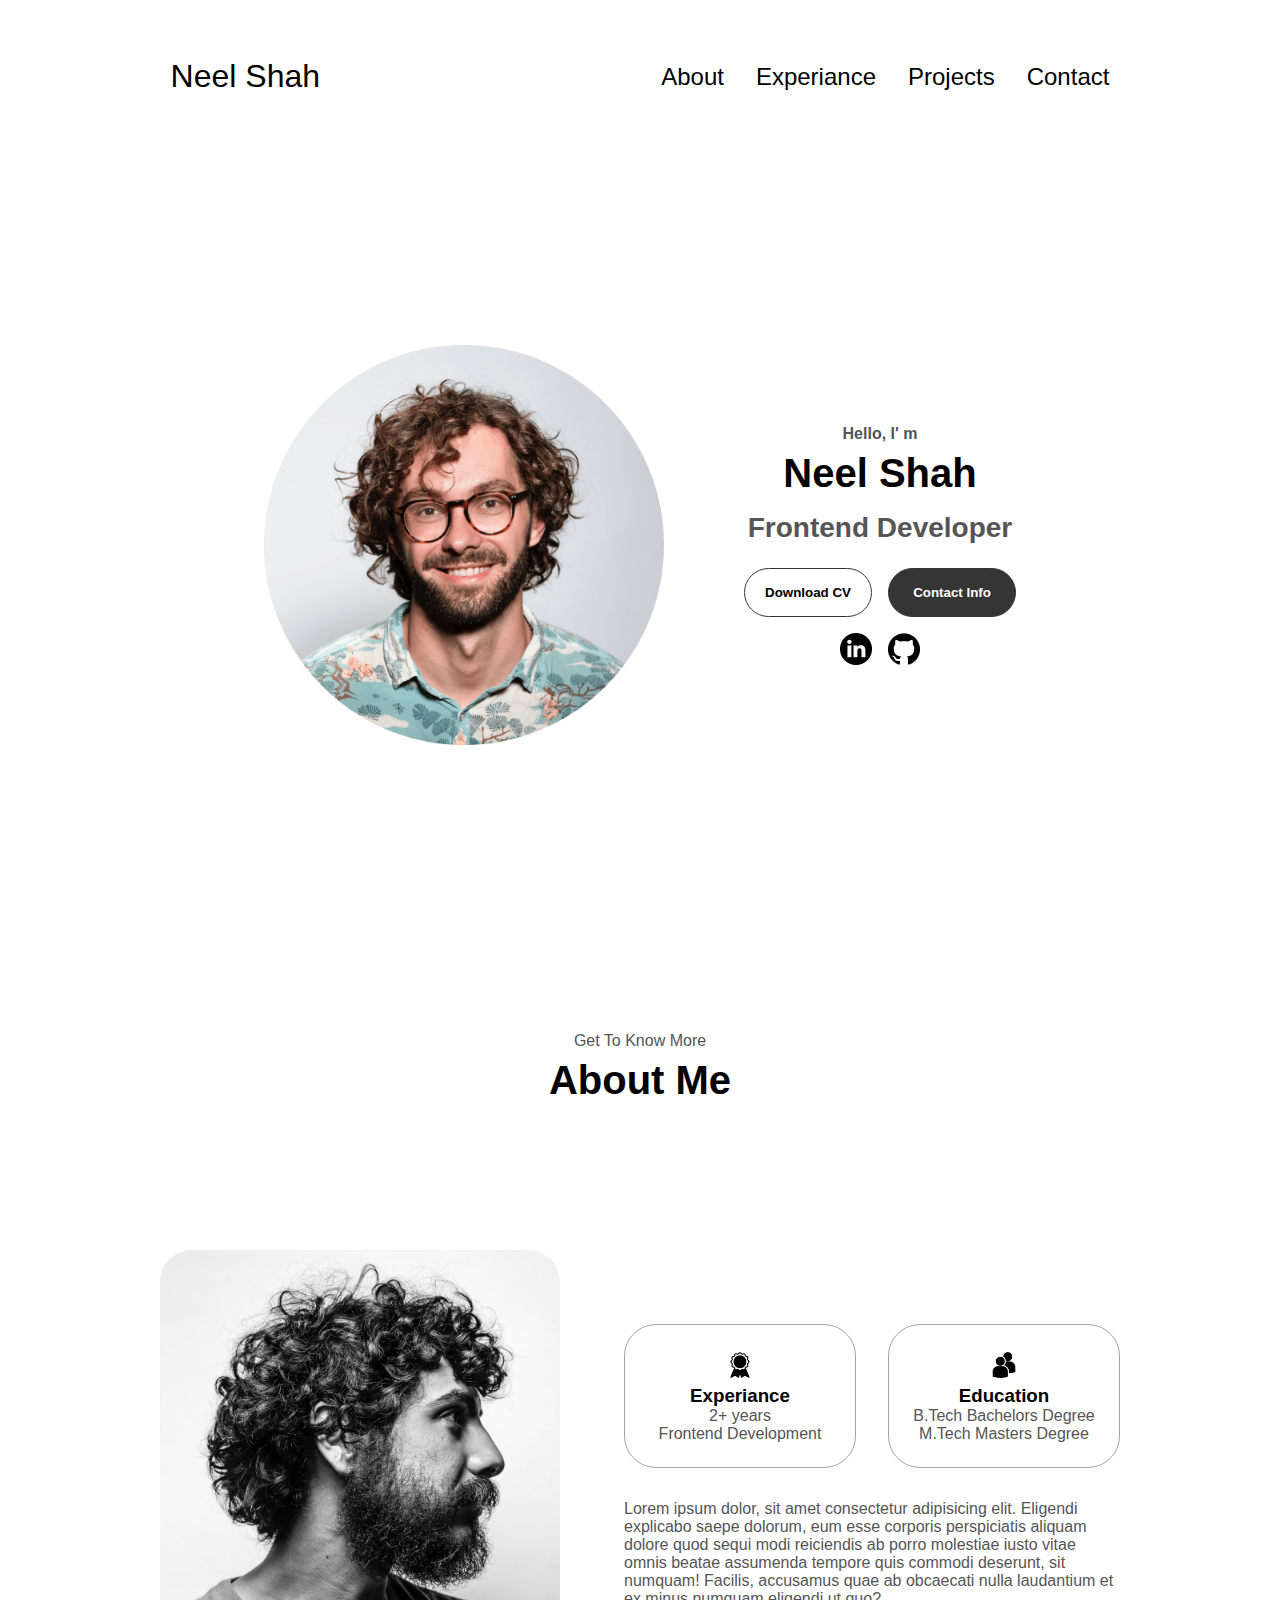
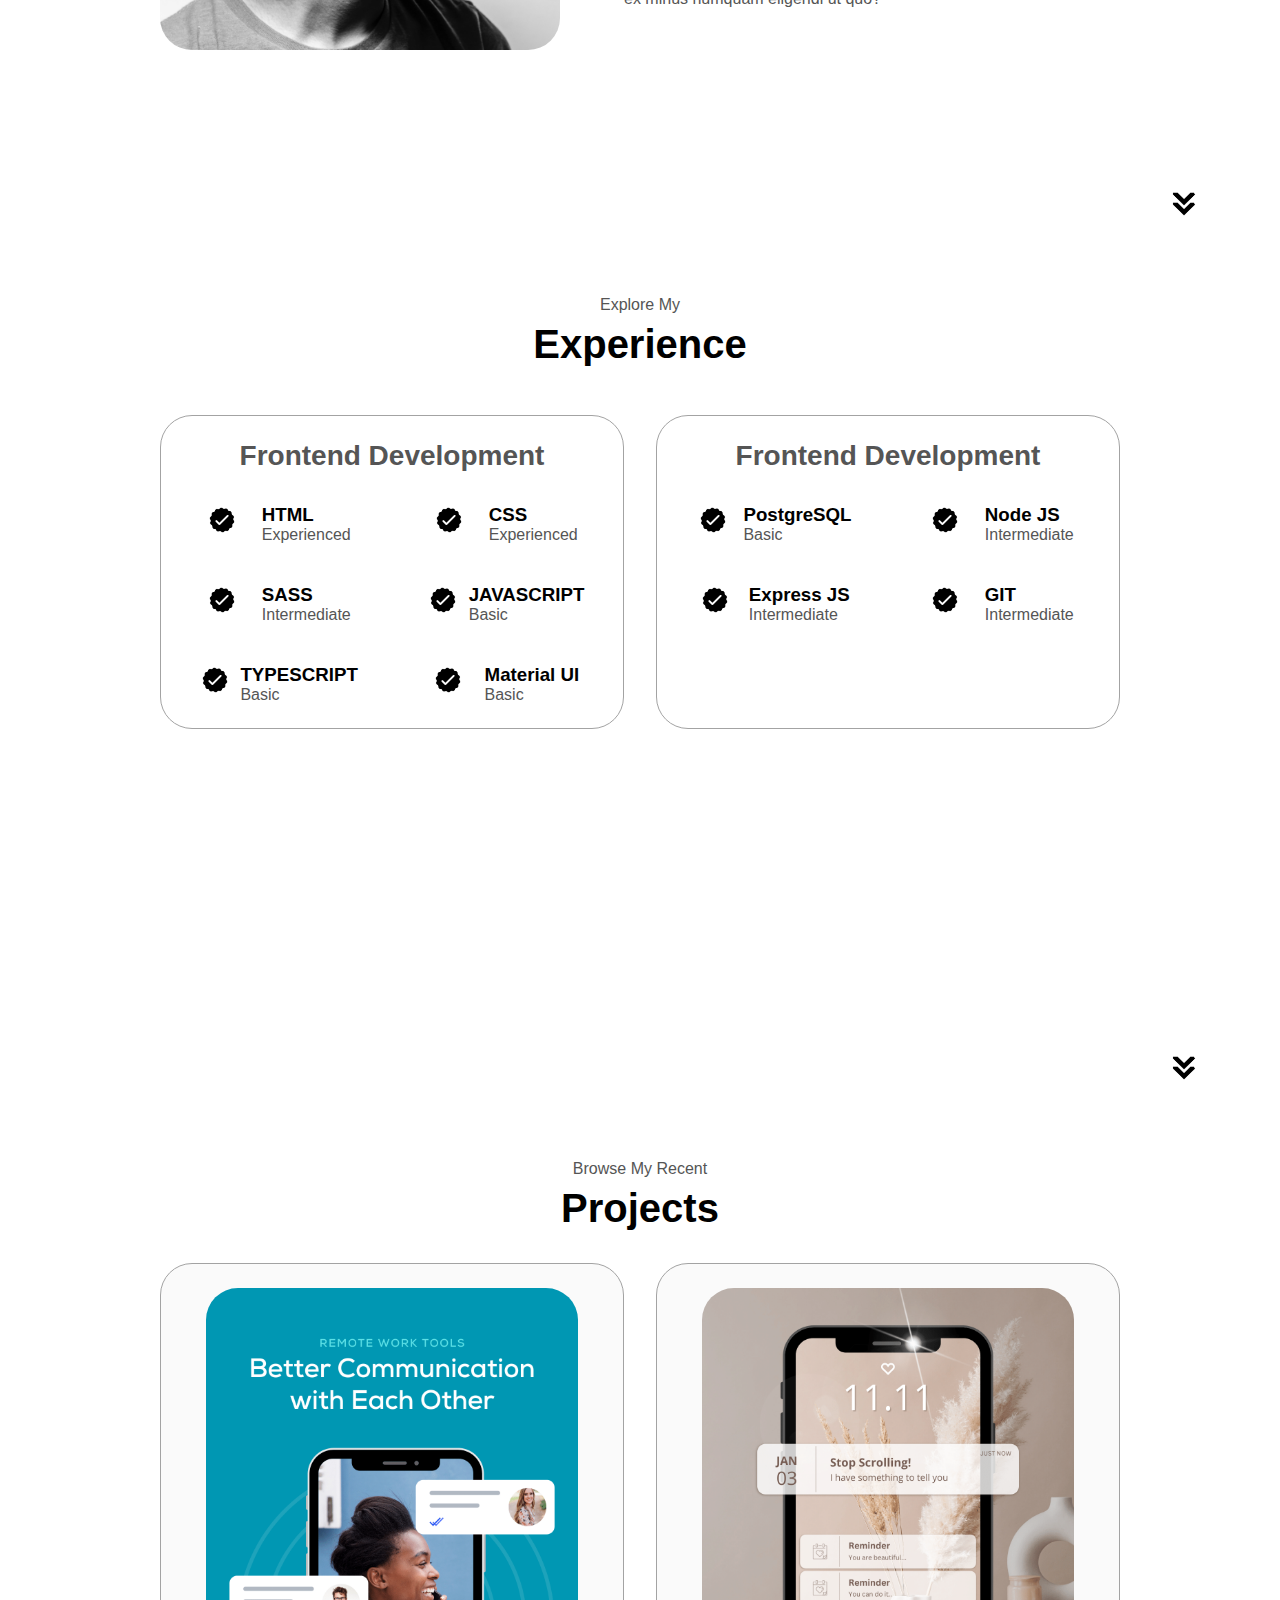
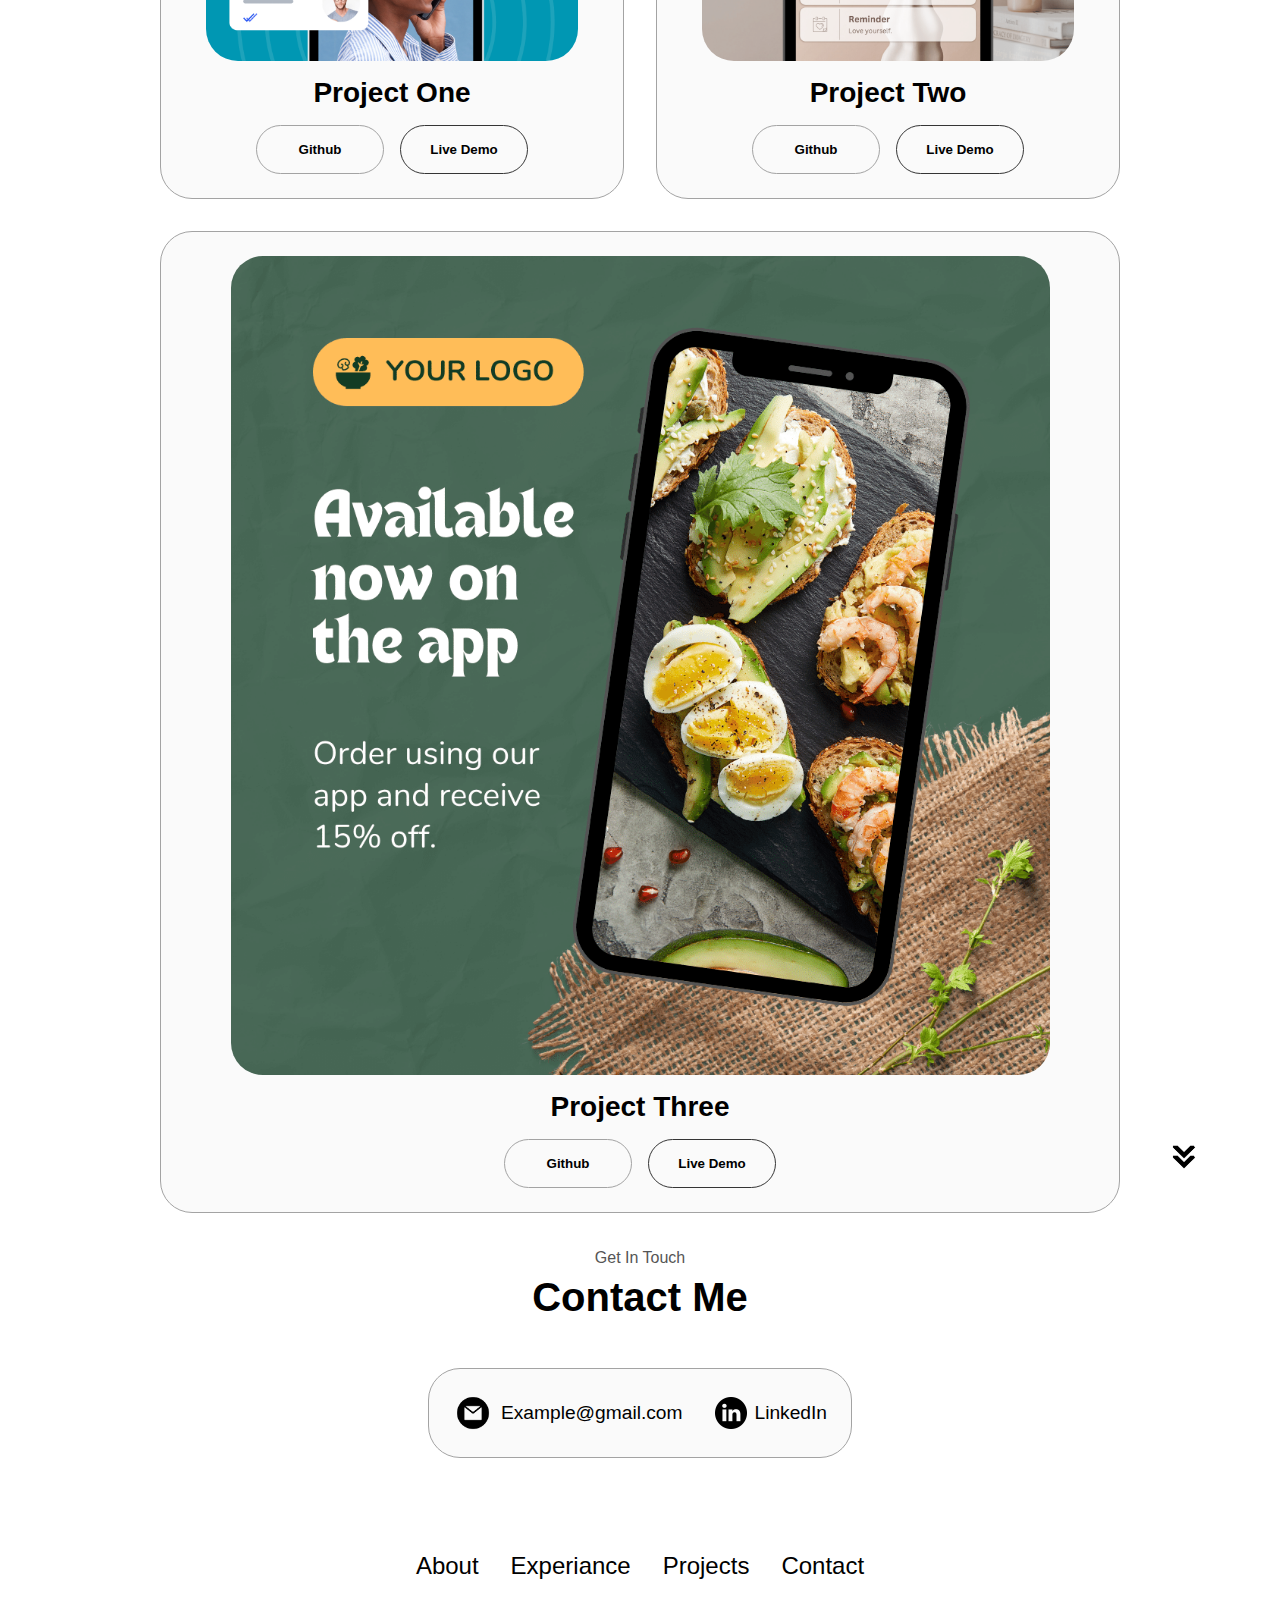
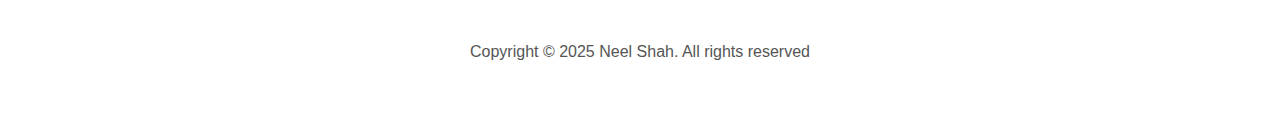
<file: PORTFOLIO_1/index.html>
<!DOCTYPE html>
<html lang="en">
    <head>
        <!-- PORTFOLIO -->
        <meta charset="UTF-8">
        <meta name="viewport" content="width=device-width, initial-scale=1.0">
        <link rel="stylesheet" href="style.css">
        <link rel="stylesheet" href="mediaqueries.css">
        <title>My Portfolio</title>
    </head>
    <body>
        <nav id="desktop-nav">
            <div class="logo">Neel Shah</div>
            <div>
                <ul class="nav-links">
                    <li><a href="#about">About</a></li>
                    <li><a href="#experience">Experiance</a></li>
                    <li><a href="#project">Projects</a></li>
                    <li><a href="#contact">Contact</a></li>
                </ul>
            </div>
        </nav>
        <nav id="hamburger-nav">
            <div class="logo">Neel Shah</div>
            <div class="hamburger-menu">
                <div class="hamburger-icon" onclick="toggleMenu()">
                    <span></span>
                    <span></span>
                    <span></span>
                </div>
                <div class="menu-links">
                    <li><a href="#about" onclick="toggleMenu()">About</a></li>
                    <li><a href="#experiance"
                            onclick="toggleMenu()">Experiance</a></li>
                    <li><a href="#project"
                            onclick="toggleMenu()">Projects</a></li>
                    <li><a href="#contact"
                            onclick="toggleMenu()">Contact</a></li>
                </div>
            </div>
        </nav>
        <section id="profile">
            <div class="section__pic-container">
                <img src="./assets/profile-pic.png" alt="Neel shah profile pic">
            </div>
            <div class="section__text">
                <p class="section__text__p1">Hello, I' m</p>
                <h1 class="title">Neel Shah</h1>
                <p class="section__text__p2">Frontend Developer</p>
                <div class="btn-container">
                    <button class="btn btn-color-2"
                        onclick="window.open('./assets/resume-example.pdf')">Download
                        CV</button>
                    <button class="btn btn-color-1"
                        onclick="location.href='./#contact'">Contact Info
                    </button>
                </div>
                <div id="socials-container">
                    <img src="./assets/linkedin.png" alt="My LinkedIn profile "
                        class="icon"
                        onclick="location.href='https://linkedin.com/'">
                    <img src="./assets/github.png" alt="My Github profile "
                        class="icon"
                        onclick="location.href='https://Github.com/'">
                </div>
            </div>
        </section>

        <section id="about">
            <p class="section__text__p1">
                Get To Know More
            </p>
            <h1 class="title">
                About Me
            </h1>
            <div class="section-container">
                <div class="section__pic-container">
                    <img src="./assets/about-pic.png" alt="Profile picture"
                        class="about-pic">
                </div>
                <div class="about-details-container">
                    <div class="about-containers">
                        <div class="details-container">
                            <img src="./assets/experience.png"
                                alt="Experience icon" class="icon">
                            <h3>Experiance</h3>
                            <p>2+ years <br />Frontend Development</p>
                        </div>
                        <div class="details-container">
                            <img src="./assets/education.png"
                                alt="Education icon" class="icon">
                            <h3>Education</h3>
                            <p>B.Tech Bachelors Degree <br />M.Tech Masters
                                Degree</p>
                        </div>
                    </div>
                    <div class="text-container">
                        <p>Lorem ipsum dolor, sit amet consectetur
                            adipisicing elit. Eligendi explicabo saepe
                            dolorum, eum esse corporis perspiciatis aliquam
                            dolore quod sequi modi reiciendis ab porro
                            molestiae iusto vitae omnis beatae assumenda
                            tempore quis commodi deserunt, sit numquam!
                            Facilis, accusamus quae ab obcaecati nulla
                            laudantium et ex minus numquam eligendi ut
                            quo?</p>
                    </div>
                </div>
            </div>
            <img src="./assets/arrow.png" alt="Arrow icon" class="icon arrow"
                onclick="location.href='./#experiance'">
        </section>

        <section id="experience">
            <p class="section__text__p1">Explore My</p>
            <h1 class="title">Experience</h1>
            <div class="experience-details-container">
                <div class="about-containers">
                    <div class="details-container">
                        <h2 class="experience-sub-title">Frontend
                            Development</h2>
                        <div class="article-container">
                            <article>
                                <img src="./assets/checkmark.png"
                                    alt="Experience icon" class="icon">
                                <div>
                                    <h3>HTML</h3>
                                    <p>Experienced</p>
                                </div>
                            </article>

                            <article>
                                <img src="./assets/checkmark.png"
                                    alt="Experience icon" class="icon">
                                <div>
                                    <h3>CSS</h3>
                                    <p>Experienced</p>
                                </div>
                            </article>

                            <article>
                                <img src="./assets/checkmark.png"
                                    alt="Experience icon" class="icon">
                                <div>
                                    <h3>SASS</h3>
                                    <p>Intermediate</p>
                                </div>
                            </article>

                            <article>
                                <img src="./assets/checkmark.png"
                                    alt="Experience icon" class="icon">
                                <div>
                                    <h3>JAVASCRIPT</h3>
                                    <p>Basic</p>
                                </div>
                            </article>

                            <article>
                                <img src="./assets/checkmark.png"
                                    alt="Experience icon" class="icon">
                                <div>
                                    <h3>TYPESCRIPT</h3>
                                    <p>Basic</p>
                                </div>
                            </article>

                            <article>
                                <img src="./assets/checkmark.png"
                                    alt="Experience icon" class="icon">
                                <div>
                                    <h3>Material UI</h3>
                                    <p>Basic</p>
                                </div>
                            </article>

                        </div>
                    </div>
                    <div class="details-container">
                        <h2 class="experience-sub-title">Frontend
                            Development</h2>
                        <div class="article-container">
                            <article>
                                <img src="./assets/checkmark.png"
                                    alt="Experience icon" class="icon">
                                <div>
                                    <h3>PostgreSQL</h3>
                                    <p>Basic</p>
                                </div>
                            </article>

                            <article>
                                <img src="./assets/checkmark.png"
                                    alt="Experience icon" class="icon">
                                <div>
                                    <h3>Node JS</h3>
                                    <p>Intermediate</p>
                                </div>
                            </article>

                            <article>
                                <img src="./assets/checkmark.png"
                                    alt="Experience icon" class="icon">
                                <div>
                                    <h3>Express JS</h3>
                                    <p>Intermediate</p>
                                </div>
                            </article>

                            <article>
                                <img src="./assets/checkmark.png"
                                    alt="Experience icon" class="icon">
                                <div>
                                    <h3>GIT</h3>
                                    <p>Intermediate</p>
                                </div>
                            </article>
                        </div>
                    </div>

                </div>
            </div>
            <img src="./assets/arrow.png" alt="Arrow icon" class="icon arrow"
                onclick="location.href='./#experience'">
        </section>

        <section id="project">
            <p class="section__text__p1">Browse My Recent</p>
            <h1 class="title">Projects</h1>

            <div class="experiencec-details-container">
                <div class="about-containers">
                    <div class="details-container color-container">
                        <div class="article-container">
                            <img src="./assets/project-1.png" alt="Project 1"
                                class="project-img">
                        </div>
                        <h2
                            class="experience-sub-title project-title">Project
                            One
                        </h2>
                        <div class="btn-container">
                            <button class="btn btn-color-2 project-btn"
                                onclick="location.href='https://github.com'">
                                Github
                            </button>

                            <button class="btn btn-color-2"
                                onclick="location.href='https://github.com'">
                                Live Demo
                            </button>
                        </div>
                    </div>

                    <div class="details-container color-container">
                        <div class="article-container">
                            <img src="./assets/project-2.png" alt="Project 2"
                                class="project-img">
                        </div>
                        <h2
                            class="experience-sub-title project-title">Project
                            Two
                        </h2>
                        <div class="btn-container">
                            <button class="btn btn-color-2 project-btn"
                                onclick="location.href='https://github.com'">
                                Github
                            </button>

                            <button class="btn btn-color-2"
                                onclick="location.href='https://github.com'">
                                Live Demo
                            </button>
                        </div>
                    </div>

                    <div class="details-container color-container">
                        <div class="article-container">
                            <img src="./assets/project-3.png" alt="Project 3"
                                class="project-img">
                        </div>
                        <h2
                            class="experience-sub-title project-title">Project
                            Three
                        </h2>
                        <div class="btn-container">
                            <button class="btn btn-color-2 project-btn"
                                onclick="location.href='https://github.com'">
                                Github
                            </button>

                            <button class="btn btn-color-2"
                                onclick="location.href='https://github.com'">
                                Live Demo
                            </button>
                        </div>
                    </div>
                </div>
            </div>
            <img src="./assets/arrow.png" alt="Arrow icon"
                class="icon arrow"
                onclick="location.href='./#projects'">

        </section>

        <section id="contact">
            <p class="section__text__p1">Get In Touch</p>
            <h1 class="title">Contact Me</h1>
            <div class="contact-info-upper-container">
                <div class="contact-info-container">
                    <img src="./assets/email.png" alt="Email icon"
                        class="icon contact-icon email-icon">
                    <p><a
                            href="mailto:exampleemail@gmail.com">Example@gmail.com</a></p>
                </div>

                <div class="contact-info-container">
                    <img src="./assets/linkedin.png" alt="LinkedIn icon"
                        class="icon contact-icon">
                    <p><a
                            href="https://www.Linkedin.com">LinkedIn</a></p>
                </div>
            </div>
        </section>

        <footer>
            <nav>
                <div class="nav-links-container">
                    <ul class="nav-links">
                        <li><a href="#about">About</a></li>
                        <li><a href="#experiance">Experiance</a></li>
                        <li><a href="#project">Projects</a></li>
                        <li><a href="#contact">Contact</a></li>
                    </ul>
                </div>
            </nav>
            <p>Copyright &#169; 2025 Neel Shah. All rights reserved</p>
        </footer>

        <script src="script.js"></script>
    </body>
</html>
</file>
<file: PORTFOLIO_1/style.css>
/* Defualt Styling */

*{
    margin: 0;
    padding: 0;
}

body{
    font-family: "Poppins",sans-serif;
}

html{
    scroll-behavior: smooth;
}

p{
    color: rgb(85,85,85);
}

/* Transition */

a,.btn{
    transition: all 300ms ease;
}

/* DESKTOP NAV */

nav, .nav-links{
    display: flex;
}

nav{
    justify-content: space-around;
    align-items: center;
    height: 17vh;
}

.nav-links{
    gap: 2rem;
    list-style: none;
    font-size: 1.5rem;
}

a{
    color: black;
    text-decoration: none;
    text-decoration-color: #fff;
}

a:hover{
    color: gray;
    text-decoration: underline;
    text-underline-offset: 1.5rem;
    text-decoration-color: rgb(181, 181, 181);
}

.logo{
    font-size: 2rem;
}

.logo:hover{
    cursor: default;
}

/* HAMBURGER MENU */

#hamburger-nav{
    display: none;
}

.hamburger-menu{
    position: relative;
    display: inline-block;
}

.hamburger-icon{
    display: flex;
    flex-direction: column;
    justify-content: space-between;
    height: 24px;
    width: 30px;
    cursor: pointer;
}

.hamburger-icon span{
    width: 100%;
    height: 2px;
    background-color: #000;
    transition: all 0.3 ease-in-out;
}

.menu-links{
    position: absolute;
    top: 100%;
    right: 0;
    background-color: #fff;
    width: fit-content;
    max-height: 0;
    overflow: hidden;
    transition: all 0.3 ease-in-out;
}

.menu-links a{
    display: block;
    padding: 10px;
    text-align: center;
    font-size: 1.5rem;
    text-decoration: none;
    transition: all 0.3 ease-in-out;
}

.menu-links li{
    list-style: none;
}

.menu-links.open{
    max-height: 300px;
}

.hamburger-icon.open span:first-child{
    transform: rotate(45deg) translate(10px,5px);
}

.hamburger-icon.open span:nth-child(2){
    opacity: 0;
}

.hamburger-icon.open span:last-child{
    transform: rotate(-45deg) translate(10px,-5px);
}

.hamburger-icon span:first-child{
    transform: none
}

.hamburger-icon span:first-child{
    opacity: 1;
}

.hamburger-icon span:first-child{
    transform: none
}

/* SECTIONS */

section{
    padding-top: 4vh;
    height: 96vh;
    margin: 0 10rem;
    box-sizing: border-box;
    min-height: fit-content;
}

.section-container{
    display: flex;
}

/* PROFILE */

#profile {
    display: flex;
    justify-content: center;
    gap: 5rem;
    height: 80vh;
}

.section__pic-container{
    display: flex;
    height: 400px;
    width: 400px;
    margin: auto 0;
}

.section__text{
    align-self: center;
    text-align: center;
}

.section__text p{
    font-weight: 600;
}

.section__text__p1{
    text-align: center;
    margin-bottom: 0.5rem;
}

.section__text__p2{
    font-size: 1.75rem;
    margin-bottom: 1.5rem;
}

.title {
    font-size: 2.5rem;
    text-align: center;
    margin-bottom: 1rem;
}

#socials-container{
    display: flex;
    justify-content: center;
    margin-top: 1rem;
    gap: 1rem;
}

/* ICONS */

.icon{
    cursor: pointer;
    height: 2rem;
}

/* BUTTONS */

.btn-container{
    display: flex;
    justify-content: center;
    gap: 1rem;
}

.btn{
    font-weight: 600;
    transition: all 300ms ease;
    padding: 1rem;
    width: 8rem;
    border-radius: 2rem;
}

.btn-color-1, .btn-color-2{
    border: rgb(53, 53,53) 0.1rem solid;
}

.btn-color-1,:hover .btn-color-2:hover{
    cursor: pointer;
}

.btn-color-1, .btn-color-2:hover{
    background: rgb(53,53,53);
    color: white;
}

.btn-color-1:hover{
    background: rgb(0,0,0);
}

.btn-color-2{
    background: none;
}

.btn-color-2:hover{
   border: rgb(255,255,255) 0.1rem solid;
}

.btn-container{
    gap: 1rem;
}

/* ABOUT SECTION */

#about{
    position: relative;
}

.about-containers{
    gap: 2rem;
    margin-bottom: 2rem;
    margin-top: 2rem;
}

.about-details-container{
    justify-content: center;
    flex-direction: column;
}

.about-containers, .about-details-container{
    display: flex;
}

.about-pic{
    border-radius: 2rem;
}

.arrow{
    position: absolute;
    right: -5rem;
    bottom: 2.5rem;
}

.details-container{
    padding: 1.5rem;
    flex: 1;
    background: white;
    border-radius: 2rem;
    border: rgb(53,53,53) 0.1rem solid;
    border-color: rgb(163,163,163);
    text-align: center;
}

.section-container{
    gap: 4rem;
    height: 80%;
}

.section__pic-container{
    height: 400px;
    width: 400px;
    margin: auto 0;
}

/* EXPERIENCE SECTION */

#experience{
    position: relative;
}

.experience-sub-title{
    color: rgb(85,85,85);
    font-weight: 600;
    font-size: 1.75rem;
    margin-bottom: 2rem;
}

.experience-details-container{
    display: flex;
    justify-content: center;
    flex-direction: column;
}

.article-container{
    display: flex;
    text-align: initial;
    flex-wrap: wrap;
    flex-direction: row;
    gap: 2.5rem;
    justify-content: space-around;
}

article{
    display: flex;
    width: 10rem;
    justify-content: space-around;
    gap: 0.5rem;
}

article .icon{
    cursor: default;
}

/* PROJECT SECTION */

#project{
    position: relative;
}

.color-container{
    border-color: rgb(163,163,163);
    background: rgb(250,250,250);
}

.project-img{
    border-radius: 2rem;
    width: 90%;
    height: 90%;
}

.project-title{
    margin: 1rem;
    color: #000;
}

.project-btn{
    color: #000;
    border-color: rgb(163,163,163);
}

/* CONTACT */

#contact{
    display: flex;
    justify-content: center;
    flex-direction: column;
    height: 70vh;
}

.contact-info-upper-container{
    display: flex;
    justify-content: center;
    border-radius: 2rem;
    border: rgb(53, 53,53) 0.1rem solid;
    border-color: rgb(163,163,163);
    background: rgb(250,250,250);
    margin: 2rem auto;
    padding: 0.5rem;
}

.contact-info-container{
    display: flex;
    align-items: center;
    justify-content: center;
    gap: 0.5rem;
    margin: 1rem;
}

.contact-info-container p{
    font-size: larger;
}

.contact-icon{
    cursor: default;
    height: 2rem;
}

.email-icon{
    height: 2.5rem;
}

/* FOOTER SECTION */
footer{
    height: 25vh;
    margin: 0 1rem;
}

footer p{
    text-align: center;
}
</file>
<file: PORTFOLIO_1/mediaqueries.css>
@media screen and (max-width: 1400px) {
  #profile {
    height: 83vh;
    margin-bottom: 6rem;
  }
  .about-containers {
    flex-wrap: wrap;
  }
  #contact,
  #projects {
    height: fit-content;
  }
}

@media screen and (max-width: 1200px) {
  #desktop-nav {
    display: none;
  }
  #hamburger-nav {
    display: flex;
  }
  #experience,
  .experience-details-container {
    margin-top: 2rem;
  }
  #profile,
  .section-container {
    display: block;
  }
  .arrow {
    display: none;
  }
  section,
  .section-container {
    height: fit-content;
  }
  section {
    margin: 0 5%;
  }
  .section__pic-container {
    width: 275px;
    height: 275px;
    margin: 0 auto 2rem;
  }
  .about-containers {
    margin-top: 0;
  }
}

@media screen and (max-width: 600px) {
  #contact,
  footer {
    height: 40vh;
  }
  #profile {
    height: 83vh;
    margin-bottom: 0;
  }
  article {
    font-size: 1rem;
  }
  footer nav {
    height: fit-content;
    margin-bottom: 2rem;
  }
  .about-containers,
  .contact-info-upper-container,
  .btn-container {
    flex-wrap: wrap;
  }
  .contact-info-container {
    margin: 0;
  }
  .contact-info-container p,
  .nav-links li a {
    font-size: 1rem;
  }
  .experience-sub-title {
    font-size: 1.25rem;
  }
  .logo {
    font-size: 1.5rem;
  }
  .nav-links {
    flex-direction: column;
    gap: 0.5rem;
    text-align: center;
  }
  .section__pic-container {
    width: auto;
    height: 46vw;
    justify-content: center;
  }
  .section__text__p2 {
    font-size: 1.25rem;
  }
  .title {
    font-size: 2rem;
  }
  .text-container {
    text-align: justify;
  }
}
</file>
